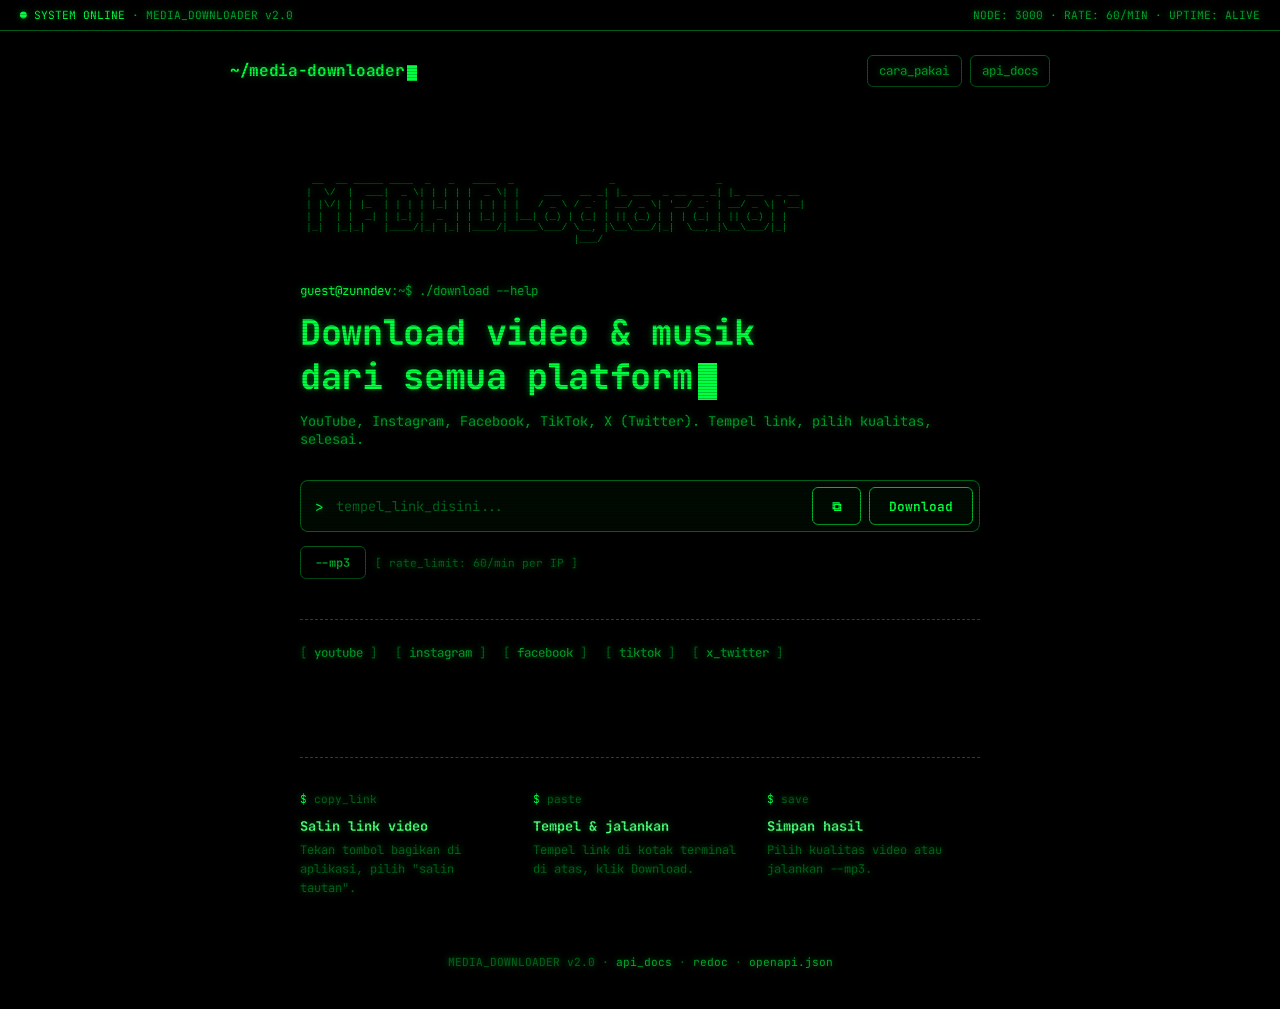
<file: index.html>
<!DOCTYPE html>
<html lang="id">
<head>
  <meta charset="UTF-8">
  <meta name="viewport" content="width=device-width, initial-scale=1.0">
  <title>Media Downloader — YouTube, Instagram, Facebook, TikTok, X</title>
  <meta name="description" content="Download video dan audio dari YouTube, Instagram, Facebook, TikTok, dan X (Twitter). Gratis, tanpa login.">
  <link rel="preconnect" href="https://fonts.googleapis.com">
  <link href="https://fonts.googleapis.com/css2?family=JetBrains+Mono:wght@400;500;700&display=swap" rel="stylesheet">
  <link rel="stylesheet" href="style.css">
  <link rel="icon" href="data:image/svg+xml,<svg xmlns='http://www.w3.org/2000/svg' viewBox='0 0 24 24' fill='none' stroke='%2300ff41' stroke-width='2'><path d='M21 15v4a2 2 0 0 1-2 2H5a2 2 0 0 1-2-2v-4'/><polyline points='7 10 12 15 17 10'/><line x1='12' y1='15' x2='12' y2='3'/></svg>">
</head>
<body>
  <div class="statusbar">
    <span><span class="ok">SYSTEM ONLINE</span> &middot; MEDIA_DOWNLOADER v2.0</span>
    <span>NODE: 3000 &middot; RATE: 60/MIN &middot; UPTIME: ALIVE</span>
  </div>

  <header>
    <div class="logo">~/media-downloader<span class="cursor"></span></div>
    <nav>
      <a href="#cara">cara_pakai</a>
      <a href="https://zunndev.my.id/api/docs" target="_blank" rel="noopener">api_docs</a>
    </nav>
  </header>

  <main class="wrap">
    <section class="hero">
      <pre class="ascii">
  __  __ _____ ____  _   _   ____  _                _                 _             
 |  \/  |  ___|  _ \| | | | |  _ \| |    ___   __ _| |_ ___  _ __ __ _| |_ ___  _ __ 
 | |\/| | |_  | | | | |_| | | | | | |   / _ \ / _` | __/ _ \| '__/ _` | __/ _ \| '__|
 | |  | |  _| | |_| |  _  | | |_| | |__| (_) | (_| | || (_) | | | (_| | || (_) | |   
 |_|  |_|_|   |____/|_| |_| |____/|_____\___/ \__, |\__\___/|_|  \__,_|\__\___/|_|   
                                              |___/                                   
      </pre>
      <p class="prompt"><span class="user">guest@zunndev</span>:<span class="path">~</span>$ ./download --help</p>
      <h1>Download video &amp; musik<br>dari semua platform<span class="cursor"></span></h1>
      <p>YouTube, Instagram, Facebook, TikTok, X (Twitter). Tempel link, pilih kualitas, selesai.</p>

      <form id="dl-form" class="search">
        <span class="prompt-sign">&gt;</span>
        <input type="url" id="url" placeholder="tempel_link_disini..." required autocomplete="off">
        <button type="button" class="paste-btn" id="btn-paste" title="Tempel dari clipboard">⧉</button>
        <button type="submit" id="btn-submit"><span id="btn-label">Download</span></button>
      </form>

      <div class="actions">
        <button type="button" class="ghost-btn" id="btn-mp3">--mp3</button>
        <span class="hint">[ rate_limit: 60/min per IP ]</span>
      </div>

      <div class="platforms">
        <span class="plat">youtube</span>
        <span class="plat">instagram</span>
        <span class="plat">facebook</span>
        <span class="plat">tiktok</span>
        <span class="plat">x_twitter</span>
      </div>
    </section>

    <section id="result" class="card hidden">
      <div class="result-top">
        <img id="thumb" alt="thumbnail" onerror="this.style.display='none'">
        <div>
          <h2 id="title"></h2>
          <p class="meta" id="meta"></p>
        </div>
      </div>
      <div id="links" class="qlist"></div>
    </section>

    <section id="error" class="alert hidden">
      <p id="error-text"></p>
    </section>

    <section class="steps" id="cara">
      <div class="step">
        <p class="n">copy_link</p>
        <h3>Salin link video</h3>
        <p>Tekan tombol bagikan di aplikasi, pilih "salin tautan".</p>
      </div>
      <div class="step">
        <p class="n">paste</p>
        <h3>Tempel &amp; jalankan</h3>
        <p>Tempel link di kotak terminal di atas, klik Download.</p>
      </div>
      <div class="step">
        <p class="n">save</p>
        <h3>Simpan hasil</h3>
        <p>Pilih kualitas video atau jalankan --mp3.</p>
      </div>
    </section>
  </main>

  <footer>
    <p>MEDIA_DOWNLOADER v2.0 &middot; <a href="https://zunndev.my.id/api/docs" target="_blank" rel="noopener">api_docs</a> &middot; <a href="https://zunndev.my.id/api/redoc" target="_blank" rel="noopener">redoc</a> &middot; <a href="https://zunndev.my.id/api/openapi.json" target="_blank" rel="noopener">openapi.json</a></p>
  </footer>

  <script src="app.js"></script>
</body>
</html>
</file>
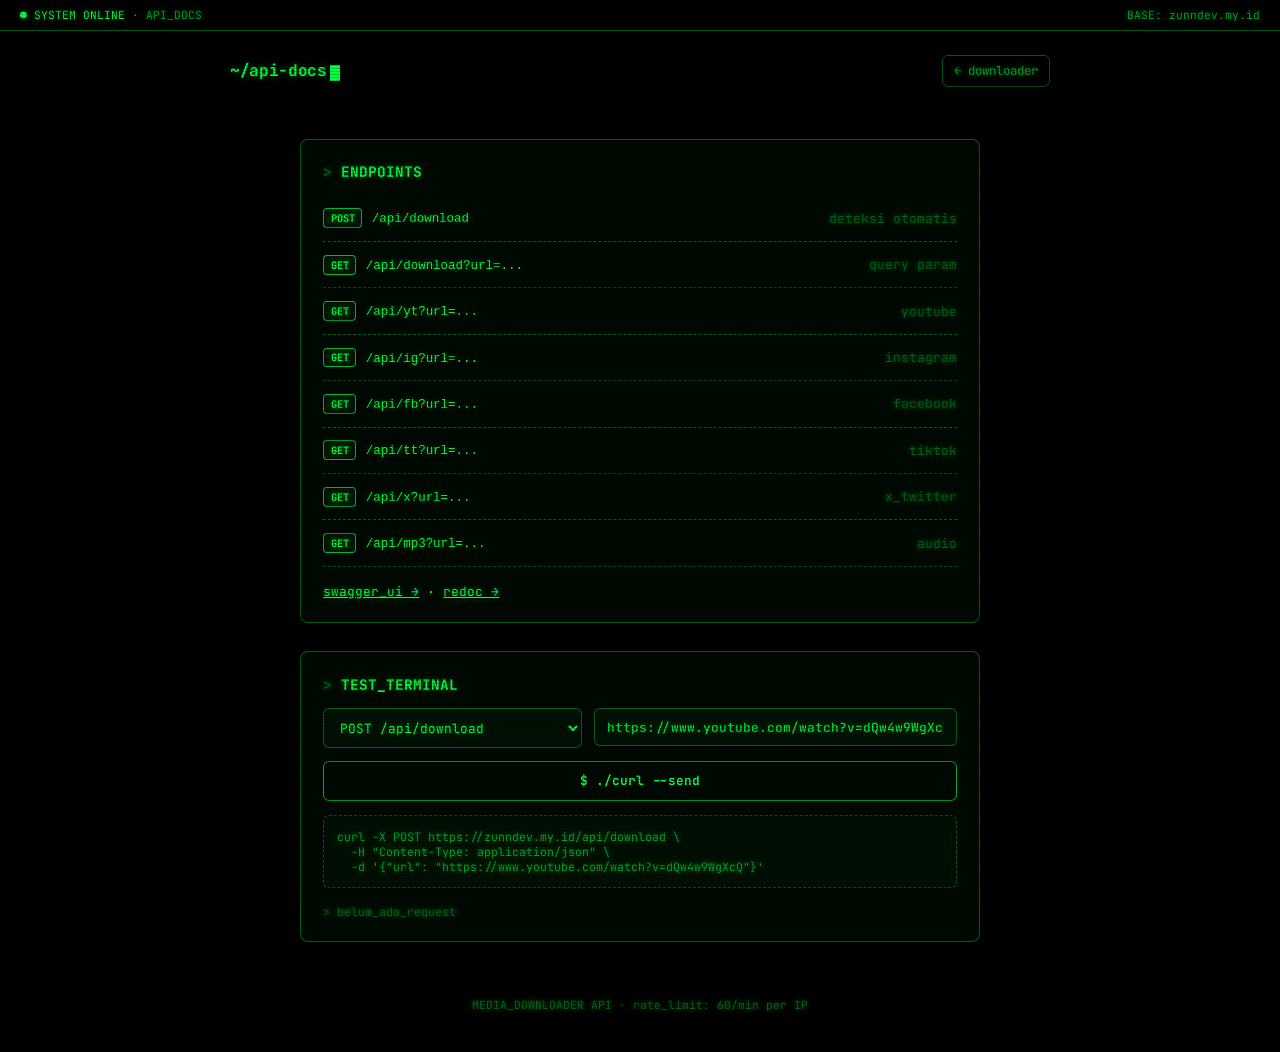
<file: test.html>
<!DOCTYPE html>
<html lang="id">
<head>
  <meta charset="UTF-8">
  <meta name="viewport" content="width=device-width, initial-scale=1.0">
  <title>API Docs — Media Downloader</title>
  <link rel="preconnect" href="https://fonts.googleapis.com">
  <link href="https://fonts.googleapis.com/css2?family=JetBrains+Mono:wght@400;500;700&display=swap" rel="stylesheet">
  <link rel="stylesheet" href="style.css">
  <style>
    .ep {
      display: flex;
      justify-content: space-between;
      align-items: center;
      gap: 1rem;
      padding: 0.8rem 0;
      border-bottom: 1px dashed var(--border);
      font-size: 0.8rem;
    }
    .ep:last-child { border-bottom: none; }
    .ep code { color: var(--text); font-size: 0.78rem; }
    .m {
      display: inline-block;
      width: 52px;
      text-align: center;
      padding: 0.12rem 0.4rem;
      border-radius: 4px;
      font-weight: 700;
      font-size: 0.65rem;
      margin-right: 0.6rem;
      border: 1px solid var(--border-strong);
      color: var(--green);
      background: rgba(0, 255, 65, 0.06);
    }
    .m.post::before { content: 'POST '; }
    .m.get::before { content: 'GET  '; }
    .m.post, .m.get { width: auto; }
    .field { width: 100%; margin-bottom: 0.8rem; }
    select, input {
      width: 100%;
      padding: 0.6rem 0.75rem;
      border-radius: 6px;
      border: 1px solid var(--border);
      background: rgba(0, 255, 65, 0.04);
      color: var(--green);
      font-size: 0.8rem;
      font-family: inherit;
      outline: none;
      text-shadow: 0 0 6px rgba(0, 255, 65, 0.4);
    }
    select:focus, input:focus { border-color: var(--border-strong); }
    select option { background: #000; color: var(--green); }
    .row2 { display: grid; grid-template-columns: 1fr 1.4fr; gap: 0.75rem; }
    .btn {
      border: 1px solid var(--border-strong);
      cursor: pointer;
      background: transparent;
      color: var(--green);
      font-weight: 700;
      font-size: 0.8rem;
      font-family: inherit;
      padding: 0.65rem 1.4rem;
      border-radius: 6px;
      width: 100%;
      transition: all 0.15s;
    }
    .btn:hover { background: var(--green); color: #000; text-shadow: none; }
    .btn:disabled { opacity: 0.5; cursor: wait; }
    .curl {
      background: rgba(0, 255, 65, 0.03);
      border: 1px dashed var(--border);
      border-radius: 6px;
      padding: 0.8rem;
      font-size: 0.72rem;
      color: var(--muted);
      overflow-x: auto;
      white-space: pre-wrap;
      word-break: break-word;
      margin-bottom: 1rem;
    }
    pre {
      background: rgba(0, 255, 65, 0.03);
      border: 1px solid var(--border);
      border-radius: 6px;
      padding: 1rem;
      overflow-x: auto;
      font-size: 0.72rem;
      line-height: 1.55;
      color: var(--muted);
      white-space: pre-wrap;
      word-break: break-word;
      max-height: 420px;
      overflow-y: auto;
    }
    .sb {
      font-weight: 700;
      padding: 0.15rem 0.6rem;
      border-radius: 4px;
      font-size: 0.7rem;
      margin-bottom: 0.75rem;
      display: inline-block;
      border: 1px solid var(--border-strong);
      color: var(--green);
    }
    h2 { font-size: 0.9rem; font-weight: 700; margin-bottom: 0.9rem; }
    h2::before { content: '> '; color: var(--muted-2); }
    .doc-link { font-size: 0.8rem; }
    .doc-link a { color: var(--green); }
    .err { color: var(--error) !important; }
  </style>
</head>
<body>
  <div class="statusbar">
    <span><span class="ok">SYSTEM ONLINE</span> &middot; API_DOCS</span>
    <span>BASE: zunndev.my.id</span>
  </div>

  <header>
    <div class="logo">~/api-docs<span class="cursor"></span></div>
    <nav>
      <a href="index.html">&larr; downloader</a>
    </nav>
  </header>

  <main class="wrap">
    <section class="card">
      <h2>ENDPOINTS</h2>
      <div class="ep"><span><span class="m post"></span><code>/api/download</code></span><span style="color:var(--muted-2)">deteksi otomatis</span></div>
      <div class="ep"><span><span class="m get"></span><code>/api/download?url=...</code></span><span style="color:var(--muted-2)">query param</span></div>
      <div class="ep"><span><span class="m get"></span><code>/api/yt?url=...</code></span><span style="color:var(--muted-2)">youtube</span></div>
      <div class="ep"><span><span class="m get"></span><code>/api/ig?url=...</code></span><span style="color:var(--muted-2)">instagram</span></div>
      <div class="ep"><span><span class="m get"></span><code>/api/fb?url=...</code></span><span style="color:var(--muted-2)">facebook</span></div>
      <div class="ep"><span><span class="m get"></span><code>/api/tt?url=...</code></span><span style="color:var(--muted-2)">tiktok</span></div>
      <div class="ep"><span><span class="m get"></span><code>/api/x?url=...</code></span><span style="color:var(--muted-2)">x_twitter</span></div>
      <div class="ep"><span><span class="m get"></span><code>/api/mp3?url=...</code></span><span style="color:var(--muted-2)">audio</span></div>
      <p class="doc-link" style="margin-top:1rem"><a href="https://zunndev.my.id/api/docs" target="_blank" rel="noopener">swagger_ui &rarr;</a> &middot; <a href="https://zunndev.my.id/api/redoc" target="_blank" rel="noopener">redoc &rarr;</a></p>
    </section>

    <section class="card">
      <h2>TEST_TERMINAL</h2>
      <div class="row2">
        <div class="field">
          <select id="endpoint">
            <option value="download">POST /api/download</option>
            <option value="yt">GET /api/yt</option>
            <option value="ig">GET /api/ig</option>
            <option value="fb">GET /api/fb</option>
            <option value="tt">GET /api/tt</option>
            <option value="x">GET /api/x</option>
            <option value="mp3">GET /api/mp3</option>
          </select>
        </div>
        <div class="field">
          <input type="url" id="turl" value="https://www.youtube.com/watch?v=dQw4w9WgXcQ">
        </div>
      </div>
      <button class="btn" id="btn-test">$ ./curl --send</button>
      <p class="curl" id="curl-example" style="margin-top:0.9rem"></p>
      <div id="test-result">
        <p style="color:var(--muted-2);font-size:0.72rem">&gt; belum_ada_request</p>
      </div>
    </section>
  </main>

  <footer>
    <p>MEDIA_DOWNLOADER API &middot; rate_limit: 60/min per IP</p>
  </footer>

  <script>
    const API_BASE_JS = 'https://zunndev.my.id';

    function buildCurl() {
      const ep = document.getElementById('endpoint').value;
      const url = document.getElementById('turl').value.trim();
      if (ep === 'download') {
        return 'curl -X POST ' + API_BASE_JS + '/api/download \\\n  -H "Content-Type: application/json" \\\n  -d \'{"url": "' + url + '"}\'';
      }
      return 'curl "' + API_BASE_JS + '/api/' + ep + '?url=' + encodeURIComponent(url) + '"';
    }

    document.getElementById('endpoint').addEventListener('change', () => { document.getElementById('curl-example').textContent = buildCurl(); });
    document.getElementById('turl').addEventListener('input', () => { document.getElementById('curl-example').textContent = buildCurl(); });
    document.getElementById('curl-example').textContent = buildCurl();

    document.getElementById('btn-test').addEventListener('click', async () => {
      const ep = document.getElementById('endpoint').value;
      const url = document.getElementById('turl').value.trim();
      const btn = document.getElementById('btn-test');
      const out = document.getElementById('test-result');
      btn.disabled = true;
      btn.textContent = '$ processing...';
      out.innerHTML = '<p style="color:var(--muted-2);font-size:0.72rem">&gt; memproses<span class="cursor" style="display:inline-block;width:.5em;height:.9em;background:var(--green);vertical-align:text-bottom;animation:blink 1.1s step-end infinite"></span></p>';
      try {
        let res;
        if (ep === 'download') {
          res = await fetch(API_BASE_JS + '/api/download', {
            method: 'POST',
            headers: { 'Content-Type': 'application/json' },
            body: JSON.stringify({ url }),
          });
        } else {
          res = await fetch(API_BASE_JS + '/api/' + ep + '?url=' + encodeURIComponent(url));
        }
        const body = await res.json();
        out.innerHTML =
          '<span class="sb">HTTP ' + res.status + '</span>' +
          '<pre>' + escapeHtml(JSON.stringify(body, null, 2)) + '</pre>';
      } catch (e) {
        out.innerHTML = '<pre class="err">ERROR: ' + escapeHtml(e.message) + '</pre>';
      } finally {
        btn.disabled = false;
        btn.textContent = '$ ./curl --send';
      }
    });

    function escapeHtml(s) {
      return s.replace(/&/g, '&amp;').replace(/</g, '&lt;').replace(/>/g, '&gt;');
    }
  </script>
</body>
</html>
</file>
<file: style.css>
:root {
  --bg: #000000;
  --green: #00ff41;
  --green-bright: #4dff7d;
  --green-dim: #00b32d;
  --green-faint: #007a1f;
  --green-dark: #003b12;
  --border: rgba(0, 255, 65, 0.35);
  --border-strong: rgba(0, 255, 65, 0.7);
  --text: #00ff41;
  --muted: #00a52d;
  --muted-2: #00641c;
  --error: #ff5555;
  --font: 'JetBrains Mono', 'Fira Code', ui-monospace, 'Courier New', monospace;
}

* { margin: 0; padding: 0; box-sizing: border-box; }

body {
  font-family: var(--font);
  background: var(--bg);
  color: var(--text);
  min-height: 100vh;
  -webkit-font-smoothing: antialiased;
  text-shadow: 0 0 6px rgba(0, 255, 65, 0.45);
}

body::after {
  content: '';
  position: fixed;
  inset: 0;
  pointer-events: none;
  z-index: 999;
  background: repeating-linear-gradient(0deg, rgba(0, 0, 0, 0.22) 0px, rgba(0, 0, 0, 0.22) 1px, transparent 1px, transparent 3px);
}

.wrap { max-width: 720px; margin: 0 auto; padding: 0 1.25rem; }

::selection { background: var(--green); color: #000; }

.statusbar {
  display: flex;
  justify-content: space-between;
  align-items: center;
  gap: 1rem;
  padding: 0.5rem 1.25rem;
  border-bottom: 1px solid var(--border);
  font-size: 0.7rem;
  color: var(--muted);
  overflow-x: auto;
  white-space: nowrap;
}
.statusbar .ok { color: var(--green); }
.statusbar .ok::before { content: '● '; animation: blink 1.6s step-end infinite; }

header {
  display: flex;
  justify-content: space-between;
  align-items: center;
  padding: 1.5rem 1.25rem;
  max-width: 860px;
  margin: 0 auto;
}

.logo {
  font-size: 1rem;
  font-weight: 700;
  color: var(--green);
  letter-spacing: -0.02em;
}
.logo .cursor {
  display: inline-block;
  width: 0.6em;
  height: 1em;
  background: var(--green);
  vertical-align: text-bottom;
  margin-left: 0.2em;
  animation: blink 1.1s step-end infinite;
}

@keyframes blink {
  0%, 100% { opacity: 1; }
  50% { opacity: 0; }
}

nav { display: flex; gap: 0.5rem; }

nav a {
  color: var(--muted);
  text-decoration: none;
  font-size: 0.78rem;
  padding: 0.4rem 0.7rem;
  border: 1px solid var(--border);
  border-radius: 6px;
  transition: all 0.15s;
}
nav a:hover { color: #000; background: var(--green); border-color: var(--green); text-shadow: none; }

.hero { padding: 4rem 0 2.5rem; }

.ascii {
  color: var(--green-faint);
  font-size: 0.62rem;
  line-height: 1.2;
  white-space: pre;
  margin-bottom: 1.5rem;
  user-select: none;
}

.hero .prompt {
  font-size: 0.78rem;
  color: var(--muted);
  margin-bottom: 0.75rem;
}
.hero .prompt .user { color: var(--green); }
.hero .prompt .path { color: var(--muted); }

.hero h1 {
  font-size: clamp(1.5rem, 4.5vw, 2.2rem);
  font-weight: 700;
  letter-spacing: -0.01em;
  line-height: 1.25;
  margin-bottom: 0.75rem;
}
.hero h1 .dim { color: var(--muted); font-weight: 400; }
.hero h1 .cursor {
  display: inline-block;
  width: 0.55em;
  height: 1.05em;
  background: var(--green);
  vertical-align: text-bottom;
  margin-left: 0.15em;
  animation: blink 1.1s step-end infinite;
}

.hero p { color: var(--muted); font-size: 0.85rem; margin-bottom: 2rem; }

.search {
  background: rgba(0, 255, 65, 0.04);
  border: 1px solid var(--border);
  border-radius: 8px;
  display: flex;
  align-items: center;
  gap: 0.5rem;
  padding: 0.35rem 0.35rem 0.35rem 0.9rem;
  transition: border-color 0.15s, box-shadow 0.15s;
}
.search:focus-within { border-color: var(--border-strong); box-shadow: 0 0 20px rgba(0, 255, 65, 0.12); }

.search .prompt-sign { color: var(--green); font-size: 0.9rem; flex-shrink: 0; }

.search input {
  flex: 1;
  min-width: 0;
  background: transparent;
  border: none;
  outline: none;
  color: var(--green);
  font-size: 0.85rem;
  font-family: inherit;
  padding: 0.65rem 0.2rem;
  caret-color: var(--green);
  text-shadow: 0 0 6px rgba(0, 255, 65, 0.45);
}
.search input::placeholder { color: var(--muted-2); text-shadow: none; }

.search button {
  border: 1px solid var(--border-strong);
  cursor: pointer;
  background: transparent;
  color: var(--green);
  font-weight: 700;
  font-size: 0.8rem;
  font-family: inherit;
  padding: 0.6rem 1.2rem;
  border-radius: 6px;
  transition: all 0.15s;
  white-space: nowrap;
  display: flex;
  align-items: center;
  gap: 0.4rem;
}
.search button:hover { background: var(--green); color: #000; text-shadow: none; }
.search button:disabled { opacity: 0.5; cursor: wait; }

.spinner {
  width: 12px; height: 12px;
  border: 2px solid rgba(0, 255, 65, 0.3);
  border-top-color: var(--green);
  border-radius: 50%;
  animation: spin 0.6s linear infinite;
}
@keyframes spin { to { transform: rotate(360deg); } }

.paste-btn {
  background: transparent;
  border: none;
  color: var(--muted);
  font-family: inherit;
  font-size: 0.85rem;
  padding: 0.5rem 0.6rem;
  border-radius: 6px;
  cursor: pointer;
  transition: all 0.15s;
}
.paste-btn:hover { color: #000; background: var(--green); text-shadow: none; }

.actions { display: flex; gap: 0.6rem; margin-top: 0.9rem; align-items: center; flex-wrap: wrap; }

.ghost-btn {
  background: transparent;
  border: 1px solid var(--border);
  color: var(--muted);
  font-family: inherit;
  font-size: 0.75rem;
  font-weight: 700;
  padding: 0.45rem 0.9rem;
  border-radius: 6px;
  cursor: pointer;
  transition: all 0.15s;
}
.ghost-btn:hover { background: var(--green-dark); color: var(--green-bright); border-color: var(--border-strong); }

.hint { font-size: 0.7rem; color: var(--muted-2); }

.platforms {
  display: flex;
  align-items: center;
  gap: 1.1rem;
  flex-wrap: wrap;
  margin-top: 2.5rem;
  padding-top: 1.5rem;
  border-top: 1px dashed var(--border);
  font-size: 0.78rem;
  color: var(--muted);
}
.platforms .plat::before { content: '[ '; color: var(--muted-2); }
.platforms .plat::after { content: ' ]'; color: var(--muted-2); }
.platforms .plat:hover { color: var(--green-bright); }

.card {
  background: rgba(0, 255, 65, 0.03);
  border: 1px solid var(--border);
  border-radius: 8px;
  padding: 1.4rem;
  margin-top: 1.75rem;
}

.result-top { display: flex; gap: 1.25rem; align-items: flex-start; }
.result-top img {
  width: 200px;
  height: 112px;
  object-fit: cover;
  border-radius: 6px;
  flex-shrink: 0;
  background: #000;
  border: 1px solid var(--border);
  filter: grayscale(100%) contrast(1.1);
}
.result-top h2 { font-size: 0.95rem; font-weight: 600; line-height: 1.5; }
.result-top h2::before { content: '> '; color: var(--muted-2); }
.result-top .meta { color: var(--muted); font-size: 0.75rem; margin-top: 0.6rem; }

.qlist { margin-top: 1.4rem; display: grid; grid-template-columns: repeat(auto-fill, minmax(170px, 1fr)); gap: 0.6rem; }
.qbtn {
  display: flex;
  justify-content: space-between;
  align-items: center;
  background: rgba(0, 255, 65, 0.04);
  border: 1px solid var(--border);
  border-radius: 6px;
  padding: 0.75rem 0.9rem;
  text-decoration: none;
  transition: all 0.15s;
}
.qbtn:hover { border-color: var(--green); background: rgba(0, 255, 65, 0.12); box-shadow: 0 0 14px rgba(0, 255, 65, 0.15); }
.qbtn .q { color: var(--green); font-weight: 700; font-size: 0.82rem; }
.qbtn .s { color: var(--muted-2); font-size: 0.68rem; margin-top: 0.15rem; }
.qbtn .ic { color: var(--muted); font-size: 0.85rem; }
.qbtn:hover .ic { color: var(--green); }

.alert {
  border: 1px solid rgba(255, 85, 85, 0.4);
  border-radius: 8px;
  padding: 1rem 1.25rem;
  margin-top: 1.75rem;
  color: var(--error);
  font-size: 0.8rem;
  background: rgba(255, 85, 85, 0.05);
}

.steps {
  margin: 3.5rem auto 0;
  display: grid;
  grid-template-columns: repeat(3, 1fr);
  gap: 1.25rem;
  padding-top: 1.75rem;
  border-top: 1px dashed var(--border);
}
.step .n { color: var(--muted-2); font-size: 0.7rem; }
.step .n::before { content: '$ '; color: var(--green); }
.step h3 { font-size: 0.85rem; font-weight: 700; margin-top: 0.5rem; color: var(--green-bright); }
.step p { color: var(--muted-2); font-size: 0.75rem; margin-top: 0.35rem; line-height: 1.6; }

footer {
  text-align: center;
  color: var(--muted-2);
  font-size: 0.7rem;
  padding: 3.5rem 1rem 2.5rem;
}
footer a { color: var(--muted); text-decoration: none; }
footer a:hover { color: var(--green); }

.hidden { display: none; }

@media (max-width: 600px) {
  .ascii { display: none; }
  .hero { padding-top: 2.5rem; }
  .result-top { flex-direction: column; }
  .result-top img { width: 100%; height: auto; }
  .steps { grid-template-columns: 1fr; gap: 1.5rem; }
}
</file>
